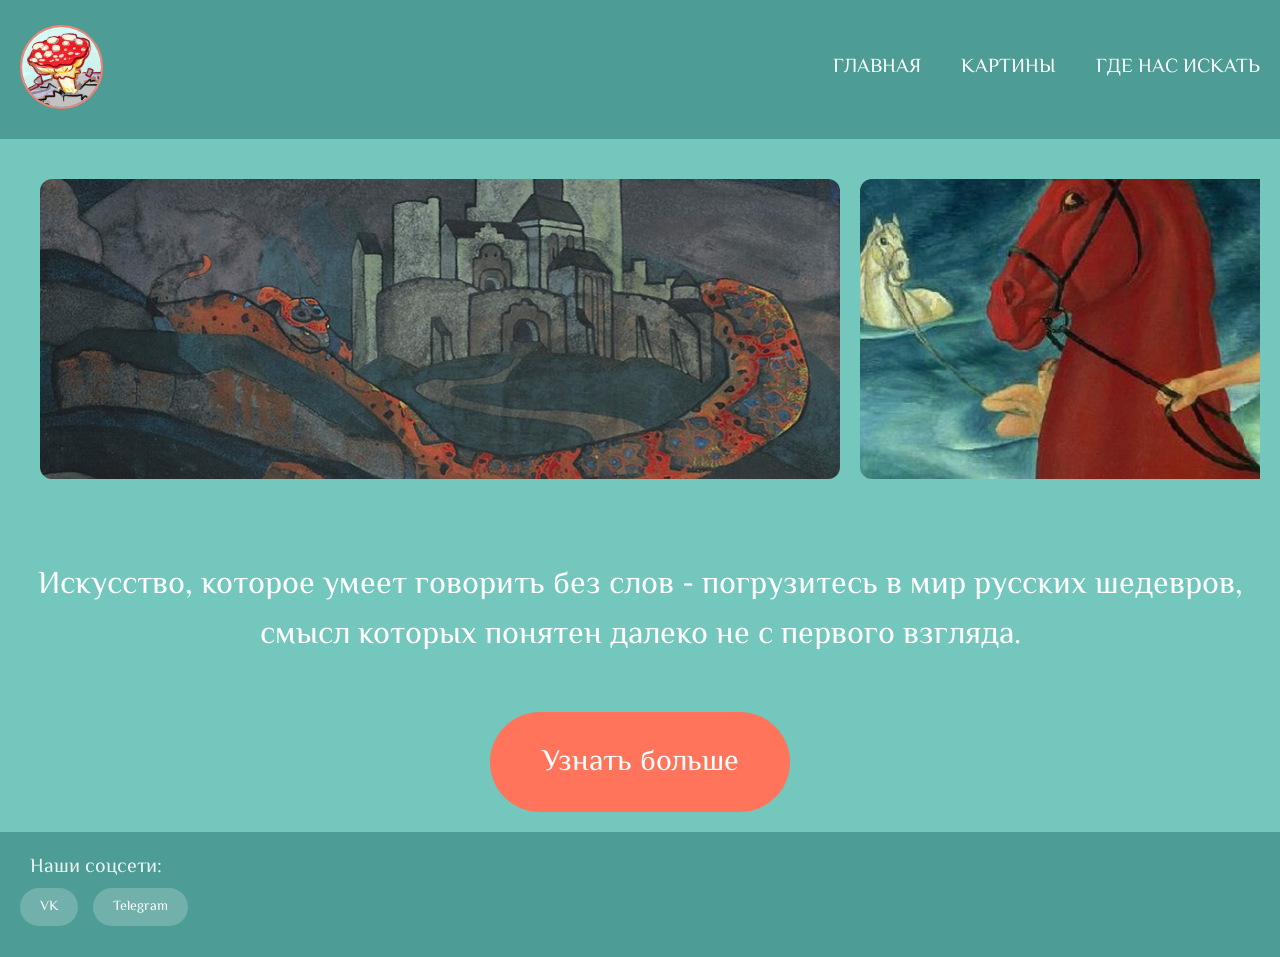
<file: index.html>
<!DOCTYPE html>
<html lang="ru">
<head>
	<title>Выходи за рамки Главная</title>
	<link rel="stylesheet" href="mySite.css">
	<link rel="preconnect" href="https://fonts.googleapis.com">
	<link rel="preconnect" href="https://fonts.gstatic.com" crossorigin>
	<link href="https://fonts.googleapis.com/css2?family=El+Messiri:wght@400..700&display=swap" rel="stylesheet">
	<meta charset="UTF-8">
	<meta name="viewport" content="width=device-width, initial-scale=1">
</head>
<body>
<header>
<div class = "header-container">
<div class = "logo">
	<a href = "index.html">
	<img src = "logo.jpg">
	</a>
</div>
<nav>
	<a href = "index.html">ГЛАВНАЯ</a>
	<a href = "mySite2.html">КАРТИНЫ</a>
	<a href = "mySite3.html">ГДЕ НАС ИСКАТЬ</a>
</nav>
</div>
</header>
<div class = "karusel">
<a href = "mySite2.html#section1">
	<img src="kar1.jpg" alt = "Град обреченный">
</a>
<a href = "mySite2.html#section2">
	<img src="kar2.jpg" alt = "Купание красного коня">
</a>
<a href = "mySite2.html#section3">
	<img src="kar3.jpg" alt = "Царевна-несмеяна">
</a>
<a href = "mySite2.html#section4">
	<img src="kar4.jpg" alt = "Ангел последний">
</a>
<a href = "mySite2.html#section5">
	<img src="kar5.jpg" alt = "Сомнамбула">
</a>
</div>
<p class = "vvod">Искусство, которое умеет говорить без слов - погрузитесь в мир русских шедевров,
смысл которых понятен далеко не с первого взгляда.</p>
<button id = "button1" type = "button" onclick = "location.href = 'mySite2.html'">Узнать больше</button>
<footer>
<p class = "podval">Наши соцсети:</p>
<div class = "seti">
	<a href = "https://vk.com/beliberda_nesusvetnaya" class = "seti-btn" target = "_blank">
	<span>VK</span>
	</a>
	<a href = "https://t.me/+g4ZEz4Ey5OhjMDA6" class = "seti-btn" target = "_blank">
	<span>Telegram</span>
	</a>
</div>
</footer>
<script src="mySite.js"></script>
</body>
</html>
</file>
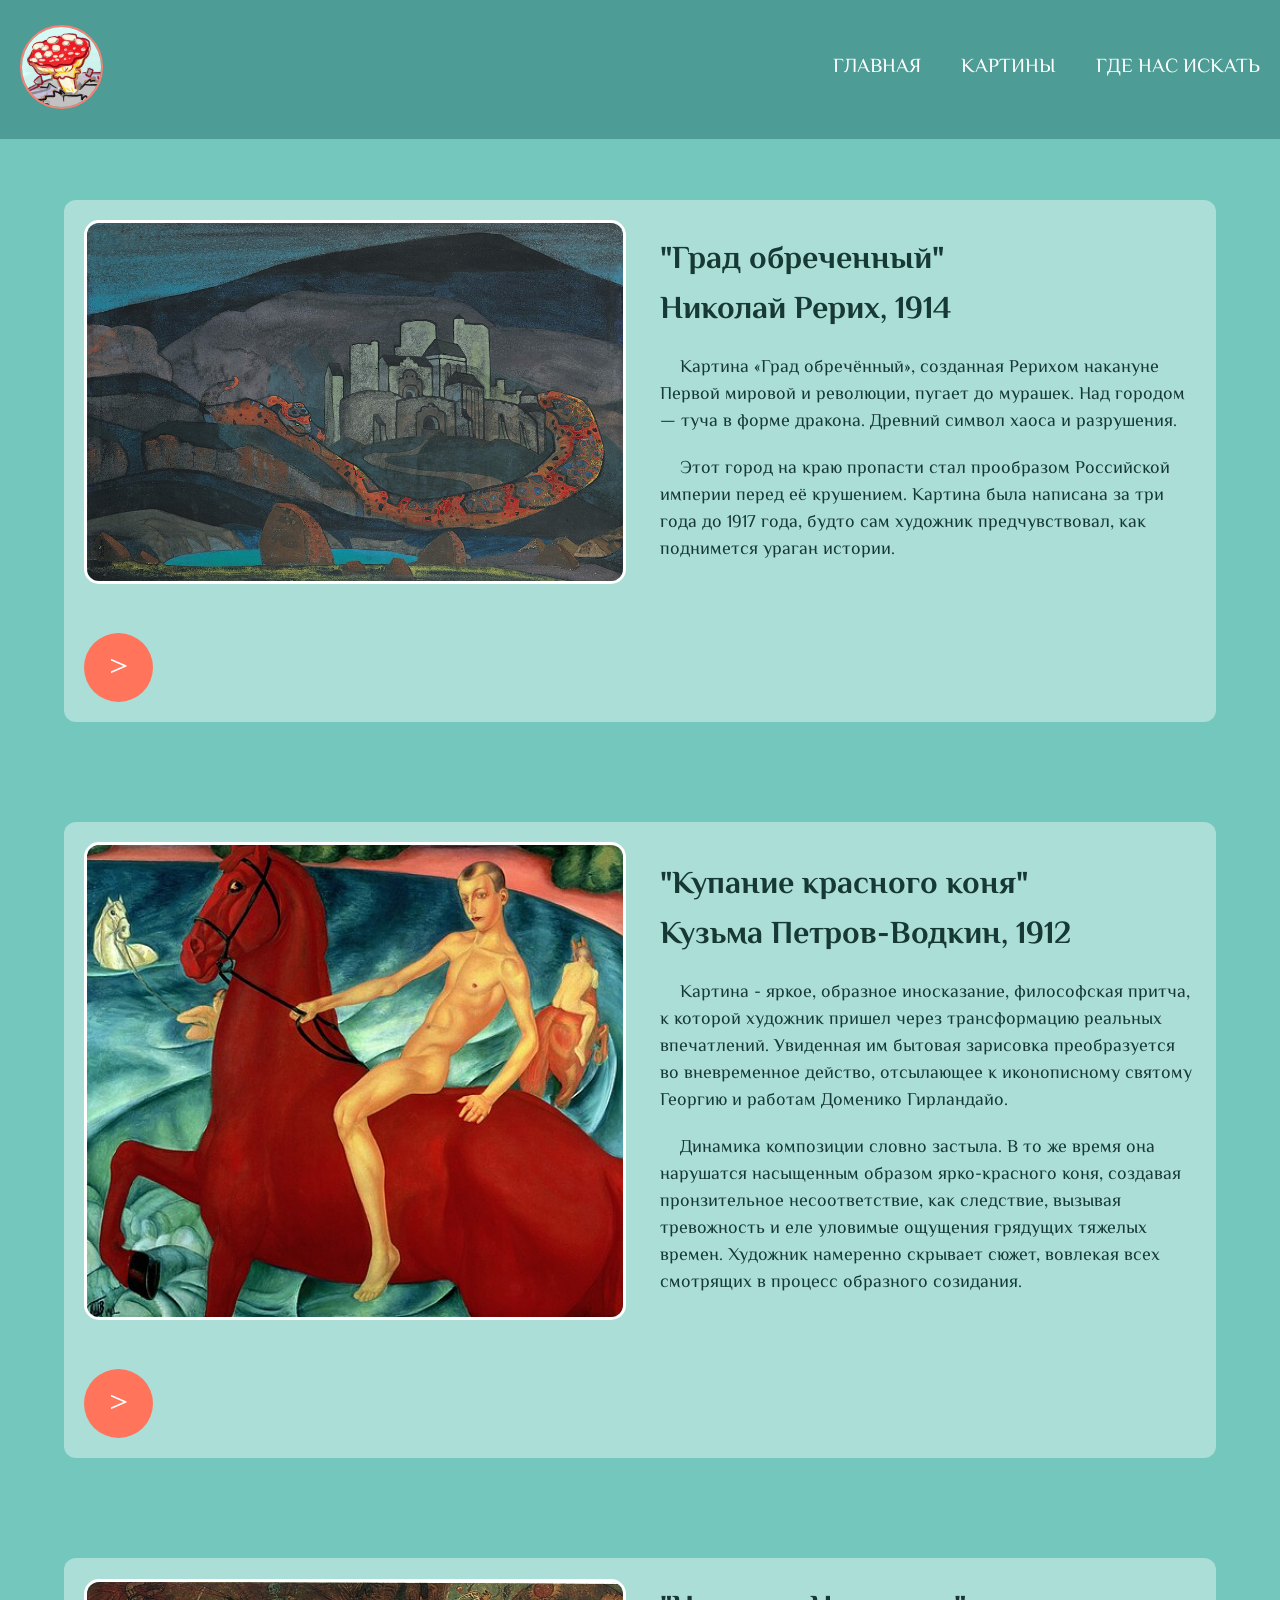
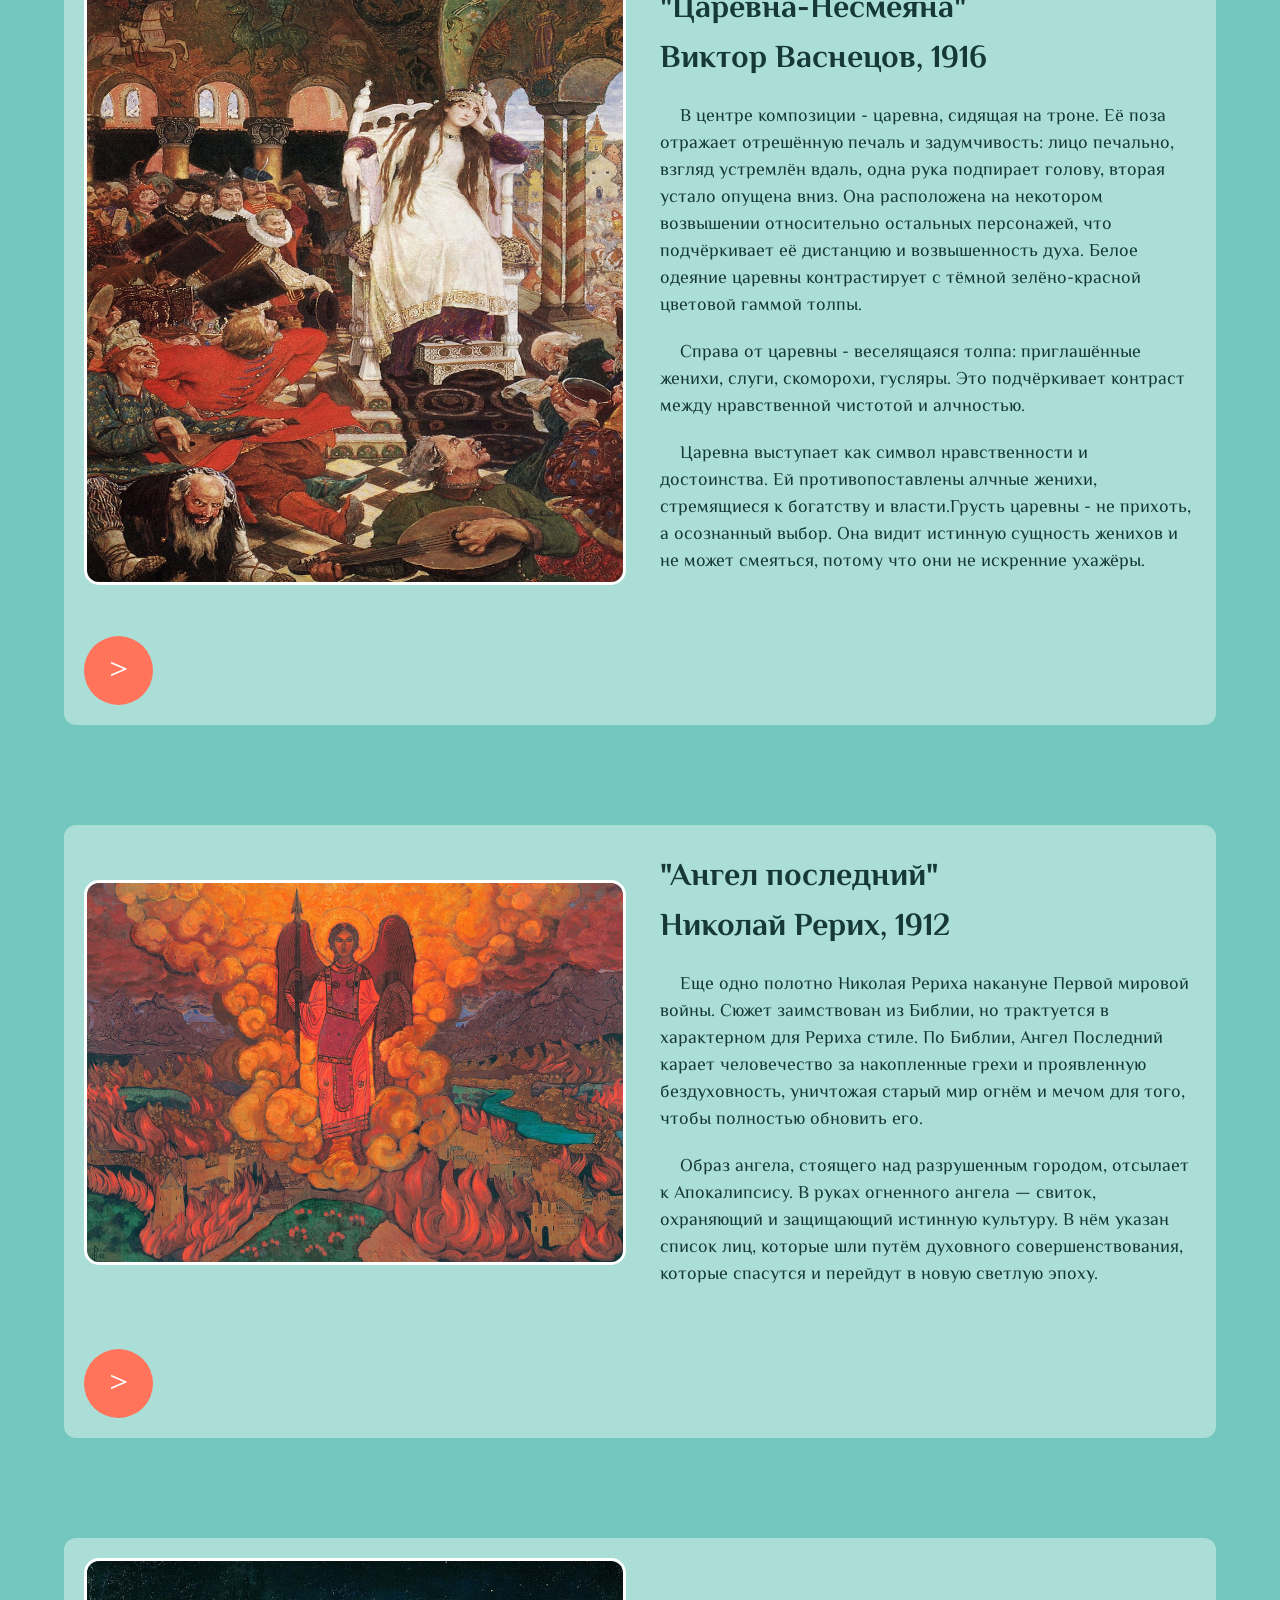
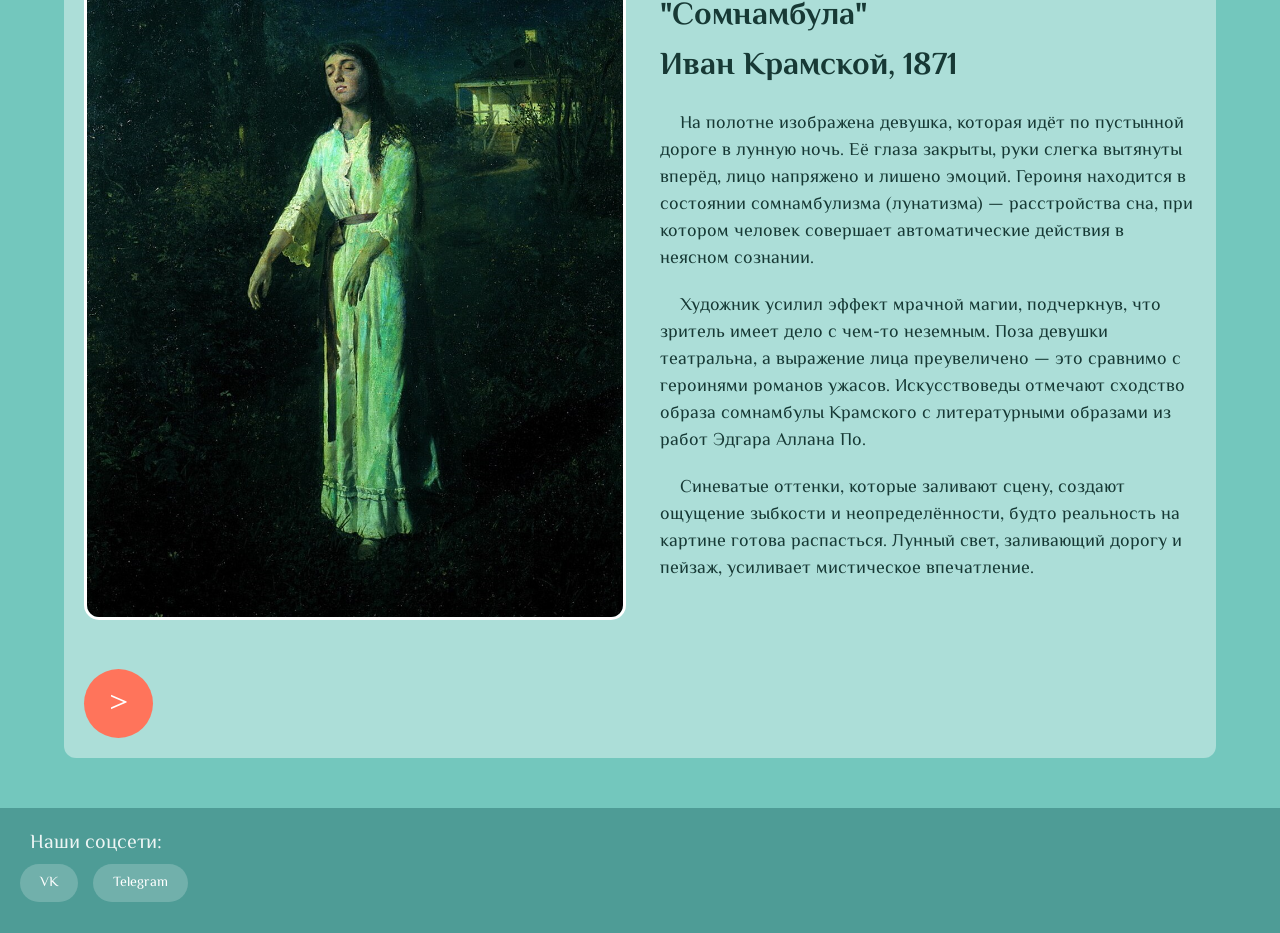
<file: mySite2.html>
<!DOCTYPE html>
<html lang="ru">
<head>
	<title>Выходи за рамки Контент</title>
	<link rel="stylesheet" href="mySite.css">
	<link rel="preconnect" href="https://fonts.googleapis.com">
	<link rel="preconnect" href="https://fonts.gstatic.com" crossorigin>
	<link href="https://fonts.googleapis.com/css2?family=El+Messiri:wght@400..700&display=swap" rel="stylesheet">
	<meta charset="UTF-8">
	<meta name="viewport" content="width=device-width, initial-scale=1">
</head>
<body>
<header id = "header2">
<div class = "header-container">
<div class = "logo">
	<a href = "index.html">
	<img src = "logo.jpg">
	</a>
</div>
<nav>
	<a href = "index.html">ГЛАВНАЯ</a>
	<a href = "mySite2.html">КАРТИНЫ</a>
	<a href = "mySite3.html">ГДЕ НАС ИСКАТЬ</a>
</nav>
</div>
</header>
<section id = "section1">
<div class = "art-piece">
	<div class = "art-img">
	<img src = "kartina1.jpg" alt = "Град обреченный">
	</div>
	<div class = "art-text">
	<h2>"Град обреченный"<br> Николай Рерих, 1914</h2>
	<p>Картина «Град обречённый», созданная Рерихом накануне Первой мировой и революции, 
	пугает до мурашек. Над городом — туча в форме дракона. Древний символ хаоса и разрушения.</p>
	<p>Этот город на краю пропасти стал прообразом Российской империи перед её крушением. 
	Картина была написана за три года до 1917 года, будто сам художник предчувствовал, 
	как поднимется ураган истории.</p>
	</div>
</div>
<div class = "fact-row">
	<button id = "button2">></button>
	<span id="factText2" class = "fact-text">По воспоминаниям ученика Рериха картина изображает
	пророчество надвигавшейся Первой мировой войны.</span>
</div>
</section>

<section id = "section2">
<div class = "art-piece">
	<div class = "art-img">
	<img src = "kartina2.jpg" alt = "Купание красного коня">
	</div>
	<div class = "art-text">
	<h2>"Купание красного коня"<br> Кузьма Петров-Водкин, 1912</h2>
	<p>Картина - яркое, образное иносказание, философская притча, к которой художник пришел 
	через трансформацию реальных впечатлений. Увиденная им бытовая зарисовка преобразуется 
	во вневременное действо, отсылающее к иконописному святому Георгию и работам Доменико Гирландайо.</p>
	<p>Динамика композиции словно застыла. В то же время она нарушатся насыщенным образом 
	ярко-красного коня, создавая пронзительное несоответствие, как следствие, вызывая тревожность 
	и еле уловимые ощущения грядущих тяжелых времен. Художник намеренно скрывает сюжет, 
	вовлекая всех смотрящих в процесс образного созидания.</p>
	</div>
</div>
<div class = "fact-row">
	<button id = "button3">></button>
	<span id="factText3" class = "fact-text">Петров-Водкин разработал уникальный метод "сферической перспективы",
	что и лего в основу создания картины.</span>
</div>
</section>

<section id = "section3">
<div class = "art-piece">
	<div class = "art-img">
	<img src = "kartina3.jpg" alt = "Царевна-Несмеяна" style = "height:600px">
	</div>
	<div class = "art-text">
	<h2>"Царевна-Несмеяна"<br> Виктор Васнецов, 1916</h2>
	<p>В центре композиции - царевна, сидящая на троне. Её поза отражает отрешённую печаль 
	и задумчивость: лицо печально, взгляд устремлён вдаль, одна рука подпирает голову, вторая устало 
	опущена вниз. Она расположена на некотором возвышении относительно остальных персонажей, что 
	подчёркивает её дистанцию и возвышенность духа. Белое одеяние царевны контрастирует с тёмной 
	зелёно-красной цветовой гаммой толпы.</p>
	<p>Справа от царевны - веселящаяся толпа: приглашённые женихи, слуги, скоморохи, гусляры. 
	Это подчёркивает контраст между нравственной чистотой и алчностью.</p>
	<p>Царевна выступает как символ нравственности и достоинства. Ей противопоставлены алчные женихи, 
	стремящиеся к богатству и власти.Грусть царевны - не прихоть, а осознанный выбор. 
	Она видит истинную сущность женихов и не может смеяться, потому что они не искренние ухажёры.</p>
	</div>
</div>
<div class = "fact-row">
	<button id = "button4">></button>
	<span id="factText4" class = "fact-text">В левом верхнем углу можно заметить сцену под названием 
	"Прение живота со смертю" - Жизнь и Смерть ведут философский спор.</span>
</div>
</section>

<section id = "section4">
<div class = "art-piece">
	<div class = "art-img">
	<img src = "angel.jpg" alt = "Ангел последний">
	</div>
	<div class = "art-text">
	<h2>"Ангел последний"<br> Николай Рерих, 1912</h2>
	<p>Еще одно полотно Николая Рериха накануне Первой мировой войны. Сюжет заимствован из Библии, 
	но трактуется в характерном для Рериха стиле. По Библии, Ангел Последний карает человечество 
	за накопленные грехи и проявленную бездуховность, уничтожая старый мир огнём и мечом для того, 
	чтобы полностью обновить его.</p>
	<p>Образ ангела, стоящего над разрушенным городом, отсылает к Апокалипсису. 
	В руках огненного ангела — свиток, охраняющий и защищающий истинную культуру. 
	В нём указан список лиц, которые шли путём духовного совершенствования, которые спасутся 
	и перейдут в новую светлую эпоху.</p>
	</div>
</div>
<div class = "fact-row">
	<button id = "button5">></button>
	<span id="factText5" class = "fact-text">Ровно через тридцать лет, в разгар Второй мировой войны, 
	Рерих создал ещё одну картину с аналогичным названием.</span>
</div>
</section>

<section id = "section5">
<div class = "art-piece">
	<div class = "art-img">
	<img src = "somnambula.jpg" alt = "Сомнамбула">
	</div>
	<div class = "art-text">
	<h2>"Сомнамбула"<br> Иван Крамской, 1871</h2>
	<p>На полотне изображена девушка, которая идёт по пустынной дороге в лунную ночь. 
	Её глаза закрыты, руки слегка вытянуты вперёд, лицо напряжено и лишено эмоций. 
	Героиня находится в состоянии сомнамбулизма (лунатизма) — расстройства сна, 
	при котором человек совершает автоматические действия в неясном сознании.</p>
	<p>Художник усилил эффект мрачной магии, подчеркнув, что зритель имеет дело с чем-то неземным. 
	Поза девушки театральна, а выражение лица преувеличено — это сравнимо с героинями романов ужасов. 
	Искусствоведы отмечают сходство образа сомнамбулы Крамского с литературными образами из работ 
	Эдгара Аллана По.</p>
	<p>Синеватые оттенки, которые заливают сцену, создают ощущение зыбкости и неопределённости, 
	будто реальность на картине готова распасться. Лунный свет, заливающий дорогу и пейзаж, 
	усиливает мистическое впечатление.</p>
	</div>
</div>
<div class = "fact-row">
	<button id = "button6">></button>
	<span id="factText6" class = "fact-text">На создание картины художника вдохновила девушка,
	страдающая лунатизмом, гуляющая ночью с отрешенным видом в имении Хотень.</span>
</div>
</section>

<footer>
<p class = "podval">Наши соцсети:</p>
<div class = "seti">
	<a href = "https://vk.com/beliberda_nesusvetnaya" class = "seti-btn" target = "_blank">
	<span>VK</span>
	</a>
	<a href = "https://t.me/+g4ZEz4Ey5OhjMDA6" class = "seti-btn" target = "_blank">
	<span>Telegram</span>
	</a>
</div>
</footer>
<script src="kartini.js"></script>
</body>
</html>
</file>
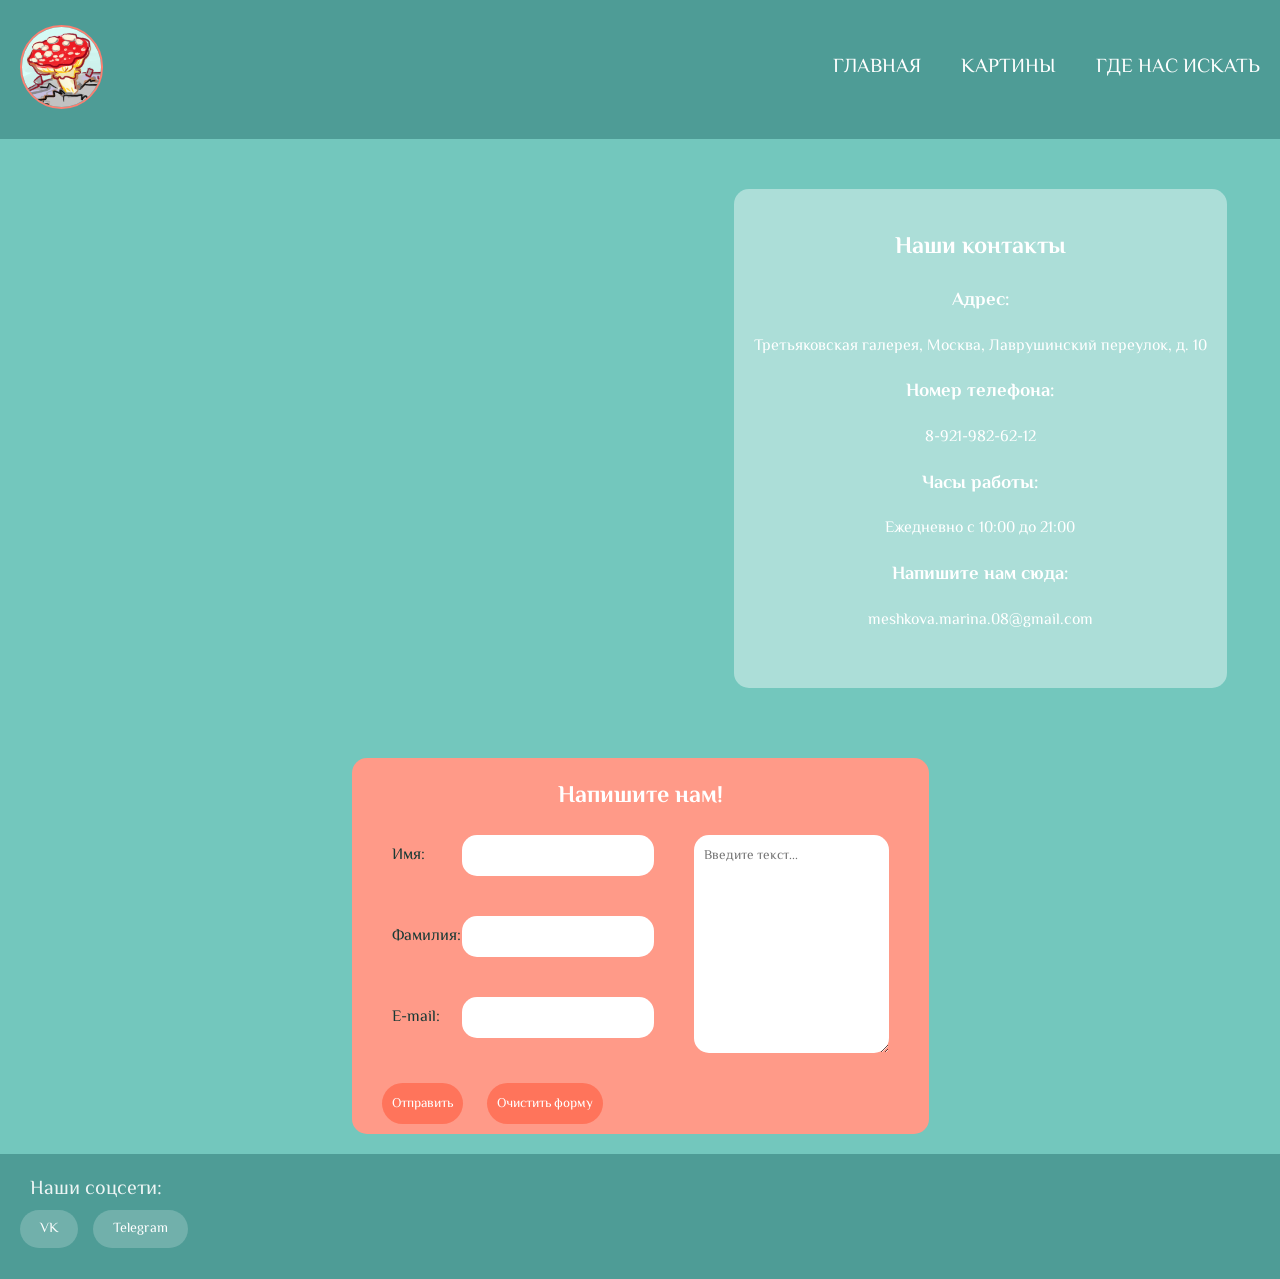
<file: mySite3.html>
<!DOCTYPE html>
<html lang="ru">
<head>
	<title>Выходи за рамки Форма</title>
	<link rel="stylesheet" href="mySite.css">
	<link rel="preconnect" href="https://fonts.googleapis.com">
	<link rel="preconnect" href="https://fonts.gstatic.com" crossorigin>
	<link href="https://fonts.googleapis.com/css2?family=El+Messiri:wght@400..700&display=swap" rel="stylesheet">
	<meta charset="UTF-8">
	<meta name="viewport" content="width=device-width, initial-scale=1">
</head>
<body>
<header>
<div class = "header-container">
<div class = "logo">
	<a href = "index.html">
	<img src = "logo.jpg">
	</a>
</div>
<nav>
	<a href = "index.html">ГЛАВНАЯ</a>
	<a href = "mySite2.html">КАРТИНЫ</a>
	<a href = "mySite3.html">ГДЕ НАС ИСКАТЬ</a>
</nav>
</div>
</header>
<div class = "contact-container">
	<div class = "contact-map">
		<iframe src = "https://www.google.com/maps/embed?pb=!1m18!1m12!1m3!1d2245.984862521589!2d37.618288977185514!3d55.741391992869566!2m3!1f0!2f0!3f0!3m2!1i1024!2i768!4f13.1!3m3!1m2!1s0x46b54afe32078357%3A0xa50d6e8b9a7b028f!2z0JPQvtGB0YPQtNCw0YDRgdGC0LLQtdC90L3QsNGPINCi0YDQtdGC0YzRj9C60L7QstGB0LrQsNGPINCz0LDQu9C10YDQtdGP!5e0!3m2!1sru!2sru!4v1779360395824!5m2!1sru!2sru" width="600" height="450" style="border:0;" allowfullscreen="" loading="lazy" referrerpolicy="no-referrer-when-downgrade"></iframe>
	</div>
	<div class = "contact-info">
		<h2>Наши контакты</h2>
		<span><h3>Адрес:</h3>
		Третьяковская галерея, Москва, Лаврушинский переулок, д. 10</span>
		<span><h3>Номер телефона:</h3>
		8-921-982-62-12</span>
		<span><h3>Часы работы:</h3>
		Ежедневно с 10:00 до 21:00</span>
		<span><h3>Напишите нам сюда:</h3>
		<a href = "mailto:meshkova.marina.08@gmail.com">meshkova.marina.08@gmail.com</a></span>
	</div>
</div>
<div class = "myForm">
	<h2>Напишите нам!</h2>
 <form action="https://formsubmit.co/meshkova.marina.08@gmail.com" method="POST">
    <input type="hidden" name="_captcha" value="false">
    <input type="hidden" name="_subject" value="Новое сообщение с сайта!">
	<input type="hidden" name="_next" value="https://trupech666.github.io/vihodi_za_ramki/mySite3.html">
<div class = "form-container">
<div class = "form-info">
	<div class = "form-group">
		<span>Имя:</span><input type = "text" id = "FirstName" name = "Имя">
	</div>
	<div class = "form-group">
		<span>Фамилия:</span><input type = "text" id = "LastName" name = "Фамилия">
	</div>
	<div class = "form-group">
		<span>E-mail:</span><input type = "email" id = "email" name = "E-mail">
	</div>
</div>
<div class = "form-comm">
	<textarea id="comm" name = "Сообщение" rows="9" placeholder="Введите текст..."></textarea>
</div>
</div>
<div class = "form-btns">
	<button type = "submit" id = "send">Отправить</button>
	<button type = "button" id = "clear">Очистить форму</button>
</div>
 </form>
</div>
<footer>
<p class = "podval">Наши соцсети:</p>
<div class = "seti">
	<a href = "https://vk.com/beliberda_nesusvetnaya" class = "seti-btn" target = "_blank">
	<span>VK</span>
	</a>
	<a href = "https://t.me/+g4ZEz4Ey5OhjMDA6" class = "seti-btn" target = "_blank">
	<span>Telegram</span>
	</a>
</div>
</footer>
<script src="mySite.js"></script>
</body>
</html>
</file>
<file: mySite.css>
body {
  background-color: #73c7bd;
  font-family: "El Messiri", sans-serif;
  margin: 0;
  min-height: 100vh;
  display: flex;
  flex-direction: column;
}

header {
  background-color: #4e9c96;
  color: white;
  padding: 15px 0 20px 0;
  min-height: 90px;
  z-index: 100;
}

#header2 {
  width: 100%;
  position: fixed;
}

.header-container {
  display: flex;
  justify-content: space-between;
  align-items: center;
  padding: 10px 20px;
}

.logo img {
  display: block;
  height: 80px;
  border-radius: 50px;
  border: solid 2px salmon;
}

nav {
  font-size: 20px;
  display: flex;
  gap: 40px;
}

nav img {
  height: 80px;
  padding-left: -100px;
}

nav a {
  color: white;
  text-decoration: none;
  transition: 0.1s;
}

nav a:hover {
  color: salmon;
  text-decoration: underline;
}

footer {
  background-color: #4e9c96;
  color: white;
  height: 90px;
  margin-top: auto;
  padding: 15px 0 20px 0;
  min-height: 90px;
  
}

.podval {
  margin: 5px;
  font-size: 20px;
  text-align: left;
  margin-left: 30px;
  opacity: 0.9;
}

.seti {
  display: flex;
  gap: 15px;
  margin-left: 20px;
}

.seti-btn {
  background-color: rgba(255,255,255,0.2);
  color: white;
  text-decoration: none;
  padding: 8px 20px;
  border-radius: 25px;
  font-size: 14px;
  transition: 0.3s;
}

.seti-btn:hover {
    background-color: white;
    color: #4e9c96;
}

.karusel {
  display: flex;
  overflow-x: auto;
  gap: 20px;
  padding: 20px;
  margin: 20px;
  margin-bottom: 20px;
}

.karusel img {
  flex: 0 0 auto;
  width: 800px;
  height: 300px;
  object-fit: cover;
  border-radius: 12px;
}

.karusel::-webkit-scrollbar {
  height: 15px;
}

.karusel::-webkit-scrollbar-track {
  background: #4e9c96;
  border-radius: 10px;
}

.karusel::-webkit-scrollbar-thumb {
  background: white;
  border-radius: 10px;
}

.vvod {
  font-size: 200%;
  color: white;
  text-align: center;
  background-color:
}

#button1 {
  display: block;
  margin: 20px auto;
  background-color: #ff745b;
  color: white;
  border: none;
  padding: 12px 30px;
  font-size: 30px;
  border-radius: 50px;
  cursor: pointer;
  font-family: "El Messiri", sans-serif;
  transition: 0.3s;
  height: 100px;
  width: 300px;
}

#button1:hover {
  background-color: #ff6549;
  transform: scale(1.05);
}

section {
  background-color: #acded8;
  border-radius: 12px;
  margin: 50px auto;
  width: 90%;
  max-width: 1400px;
}

#section1 {
  margin-top: 200px;
}

.art-piece {
  display: flex;
  align-items: center;
  gap: 40px;
  padding: 0 20px;
}

.art-img {
  flex: 1;
}

.art-img img {
  width: 100%;
  height: auto;
  border-radius: 15px;
  border: 3px solid white;
  margin-top: 20px;
}

.art-text {
  flex: 1;
}

.art-text h2 {
    color: #173935;
    font-size: 32px;
    margin-bottom: 20px;
}

.art-text p {
    color: #173935;
    font-size: 18px;
    line-height: 1.5;
    margin-bottom: 20px;
	text-indent: 20px;
}

#button2, #button3, #button4, #button5, #button6 {
  display: flex;
  margin: 20px;
  background-color: #ff745b;
  color: white;
  border: none;
  padding: 12px 25px 10px;
  font-size: 30px;
  border-radius: 50px;
  cursor: pointer;
  font-family: "El Messiri", sans-serif;
  transition: transform 1s;
  height: auto;
  width: auto;
  align-items: center;
  justify-content: center;
}

#button2:hover {
  background-color: #ff6549;
  transform: scale(1.05);
}
#button3:hover {
  background-color: #ff6549;
  transform: scale(1.05);
}
#button4:hover {
  background-color: #ff6549;
  transform: scale(1.05);
}
#button5:hover {
  background-color: #ff6549;
  transform: scale(1.05);
}
#button6:hover {
  background-color: #ff6549;
  transform: scale(1.05);
}

#button2.rotated {
  transform: rotate(180deg);
}
#button3.rotated {
  transform: rotate(180deg);
}
#button4.rotated {
  transform: rotate(180deg);
}
#button5.rotated {
  transform: rotate(180deg);
}
#button6.rotated {
  transform: rotate(180deg);
}

.fact-row {
  display: flex;
  align-items: center;
  margin-top: 20px;
}

.fact-text {
  max-width: 0;
  overflow: hidden;
  opacity: 0;
  transition: 1s;
  white-space: nowrap;
  padding: 20px;
  color: white;
}

.fact-text.show {
  max-width: 1000px;
  opacity: 1;
  margin-left: 10px;
  background-color: #ff9a88;
  height: 30px;
  border-radius: 50px;
}

.contact-container {
  display: flex;
  gap: 40px;
  max-width: 1200px;
  margin: 50px auto;
  padding: 0 20px;
  align-items: stretch;
}

.contact-map {
  flex: 1;
  padding: 20px;
	
}

.contact-info {
  flex: 1;
  border-radius: 15px;
  background-color: #acded8;
  color: white;
  text-align: center;
  padding: 20px;
}

.contact-info a{
  color: white;
  text-decoration: none;
  transition: 0.3s;
}

.contact-info a:hover {
  color: #acded8;
  background-color: white;
  padding: 5px;
  border-radius: 20px;
}

.myForm {
  background-color: #ff9a88;
  max-width: 800px;
  border-radius: 15px;
  padding: 0 20px;
  margin: 20px auto;
}

.myForm h2 {
  text-align: center;
  color: white;
}

.form-container {
  display: flex;
  gap: 40px;
  margin: 20px;
  width: auto;
}

.form-group {
  display: flex;
  align-items: center;
  margin-bottom: 15px;
}

.form-group span {
  width: 70px;
  color: #173935;
}

.form-group input {
  flex: 1;
  border: none;
}

.form-info {
  flex: 1;
  display: flex;
  flex-direction: column;
  justify-content: space-between;
}

.form-comm {
  flex: 1;
}

.form-comm textarea {
  width: 100%;
  min-width: 100%;
  height: 100%;
  min-height: 120px;
  border-radius: 15px;
  padding: 10px;
  font-family: "El Messiri", sans-serif;
  border: none;
  resize: vertical;
  box-sizing: border-box;
}

textarea, input {
  border-radius: 15px;
  padding: 10px;
  font-family: "El Messiri", sans-serif;
  border: none;
}

#send {
  margin: 10px;
  padding: 10px;
  background-color: #ff745b;
  color: white;
  border: none;
  border-radius: 50px;
  cursor: pointer;
  font-family: "El Messiri", sans-serif;
  transition: 0.3s;
}

#clear {
  margin: 10px;
  padding: 10px;
  background-color: #ff745b;
  color: white;
  border: none;
  border-radius: 50px;
  cursor: pointer;
  font-family: "El Messiri", sans-serif;
  transition: 0.3s;
}

#send:hover {
  background-color: #ff6549;
  transform: scale(1.05);
}

#clear:hover {
  background-color: #ff6549;
  transform: scale(1.05);
}

@media (max-width: 768px) {
  .header-container {
     flex-direction: column;
     gap: 10px;
    }
	
	header {
	  z-index: 10;
	}
  
   nav {
     gap: 20px;
     font-size: 16px;
    }
  
   .logo img {
     height: 60px;
    }
	
   .karusel img {
     width: 280px;
     height: 180px;
    }
	
   .vvod {
     font-size: 120%;
     padding: 0 15px;
    }
  
   #button1 {
     width: 200px;
     height: 70px;
     font-size: 20px;
    }
	
   section {
     width: 95%;
     margin: 30px auto;
    }
   
    #section1 {
     margin-top: 180px;
    }
  
   .art-piece {
     flex-direction: column;
     gap: 20px;
    }
  
   .art-text h2 {
     font-size: 24px;
    }
  
   .art-text p {
     font-size: 16px;
	}
  
    .fact-row {
     flex-wrap: wrap;
    }
  
  .fact-text.show {
    max-width: 100% !important;
    width: 100% !important;
    margin: 10px;
    white-space: normal;
    height: auto;
    padding: 12px 15px;
    box-sizing: border-box;
  }
   .contact-container {
     flex-direction: column;
     gap: 20px;
    }
  
   .contact-map iframe {
     height: 250px;
    }
  
   .contact-info {
     padding: 15px;
    }
  
   .contact-info h3 {
     font-size: 16px;
    }
  
   .myForm {
     margin: 20px 15px;
     padding: 0 15px;
    }
  
   .form-container {
     flex-direction: column;
     gap: 20px;
     margin: 15px;
    }
  
   .form-group span {
     width: 60px;
     font-size: 14px;
    }
  
   .form-group input {
     font-size: 14px;
    }
  
   .form-comm textarea {
     min-height: 100px;
    }
  
   #send, #clear {
     padding: 8px 20px;
     font-size: 14px;
    }
  
   footer {
     height: auto;
     padding: 15px;
    }
  
   .seti {
     justify-content: center;
     margin-left: 0;
    }
  
   .seti-btn {
     padding: 6px 15px;
     font-size: 12px;
    }
}

@media (max-width: 480px) {
   nav {
     gap: 15px;
     font-size: 14px;
     flex-wrap: wrap;
     justify-content: center;
    }
	
	header {
	  z-index: 10;
	}
  
   .karusel img {
     width: 220px;
     height: 150px;
    }
	
   .art-text h2 {
     font-size: 20px;
    }
  
   .art-text p {
     font-size: 14px;
    }
  
     .fact-row {
    display: flex;
    flex-direction: column;
    align-items: flex-start;
    width: 100%;
  }
  
  .fact-text.show {
    max-width: 100% !important;
    width: 100% !important;
    margin: 10px;
    white-space: normal;
    font-size: 13px;
    padding: 12px;
    box-sizing: border-box;
  }
	
.contact-container {
    flex-direction: column !important;
    padding: 0 15px !important;
    margin: 20px auto !important;
  }
  
  .contact-maps, .contact-info {
    width: 100% !important;
    flex: none !important;
    box-sizing: border-box !important;
  }
  
  .contact-maps iframe {
    width: 100% !important;
    height: 250px !important;
  }
	
   .myForm {
     margin: 20px 10px;
     padding: 0 10px;
     overflow-x: hidden;
   }
  
   .form-group span {
     width: 55px;
     font-size: 13px;
    }
  
   .form-btns {
     display: flex;
     flex-direction: column;
     align-items: center;
    }
  
   #send, #clear {
     width: 80%;
     margin: 5px;
    }
}
</file>
